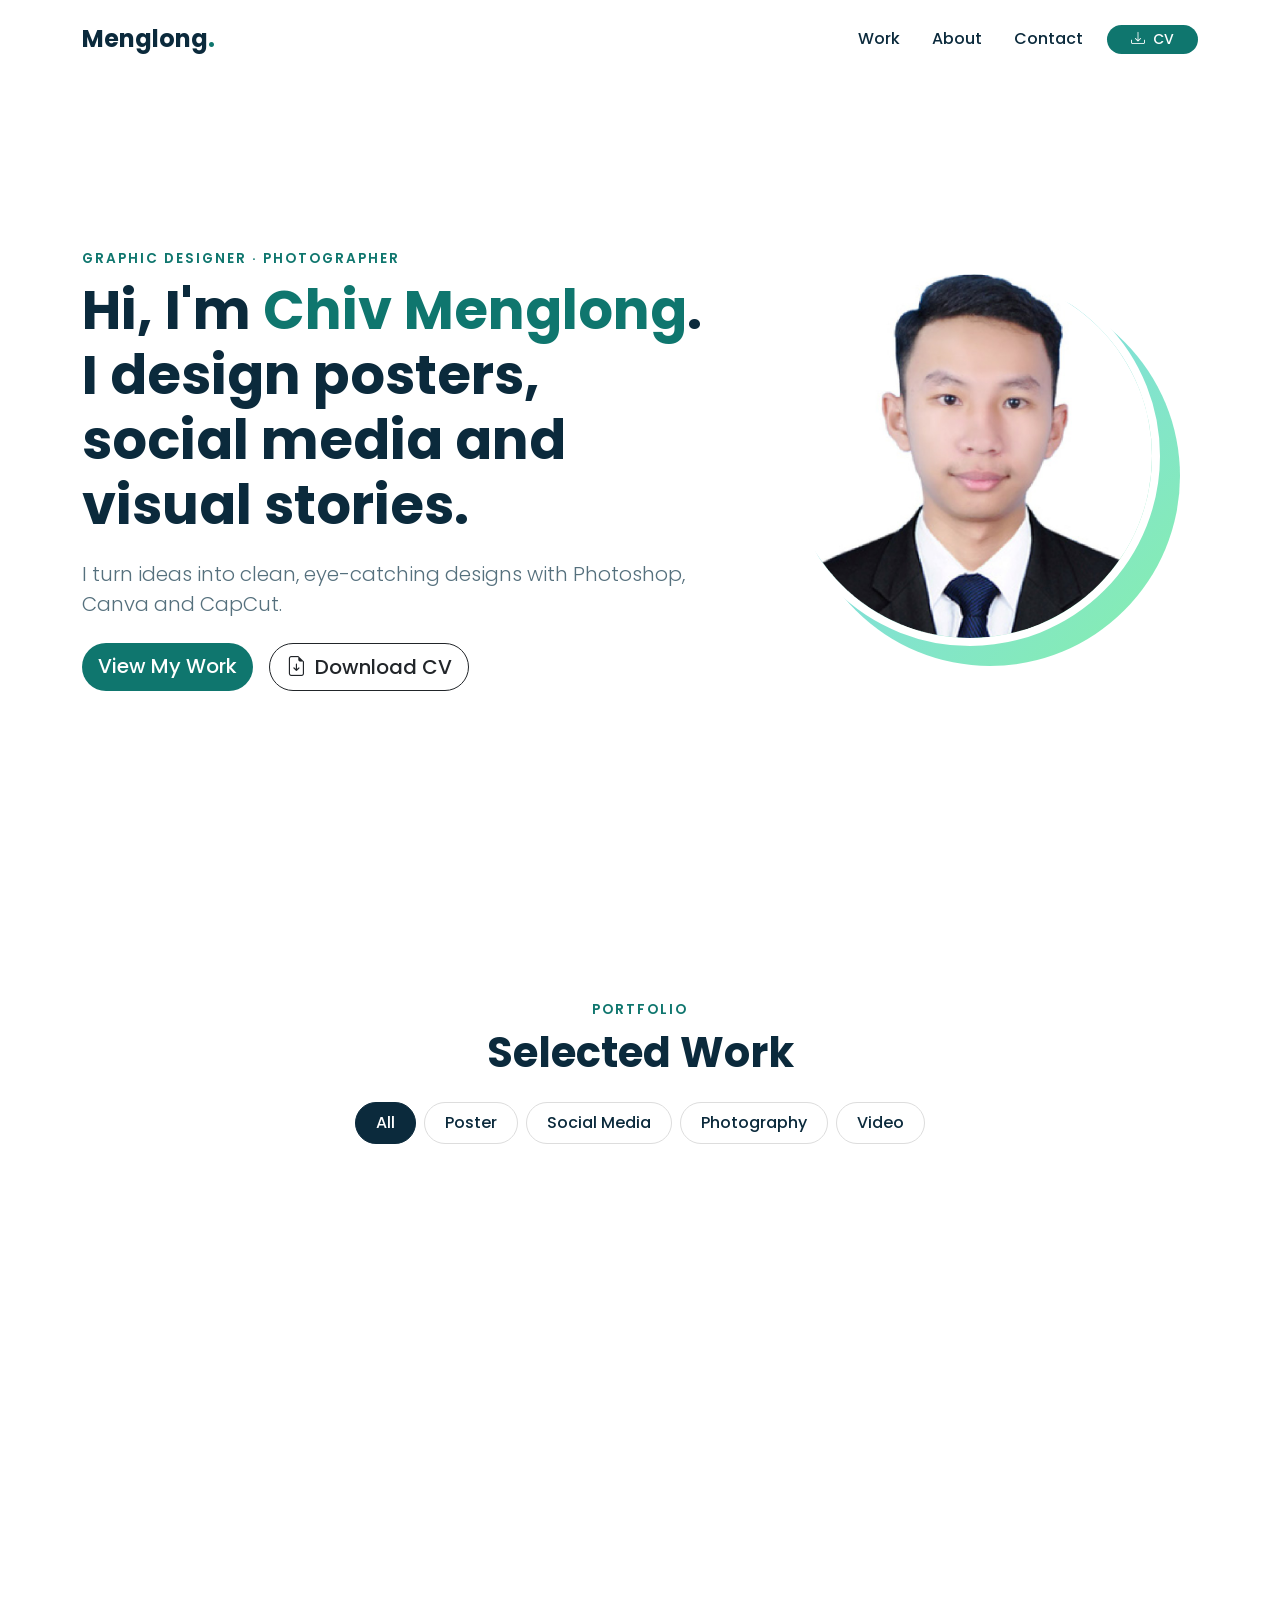
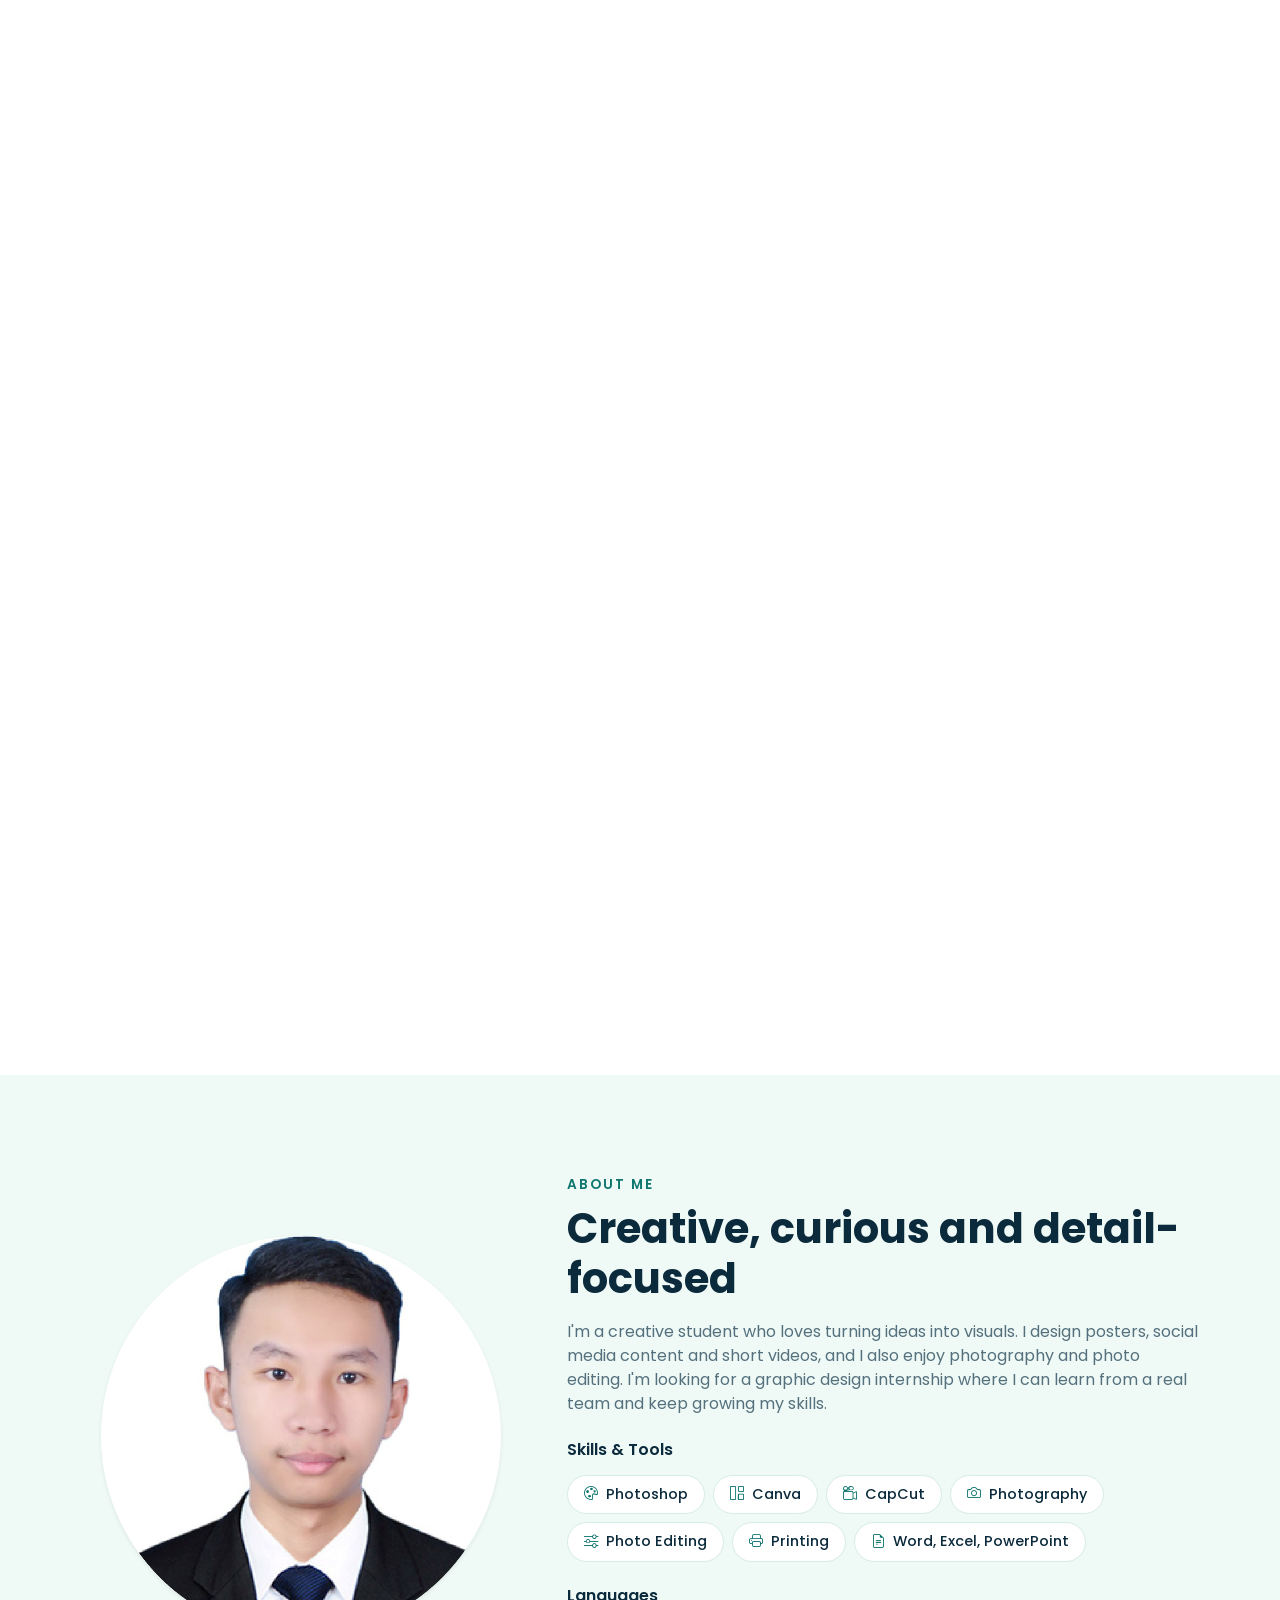
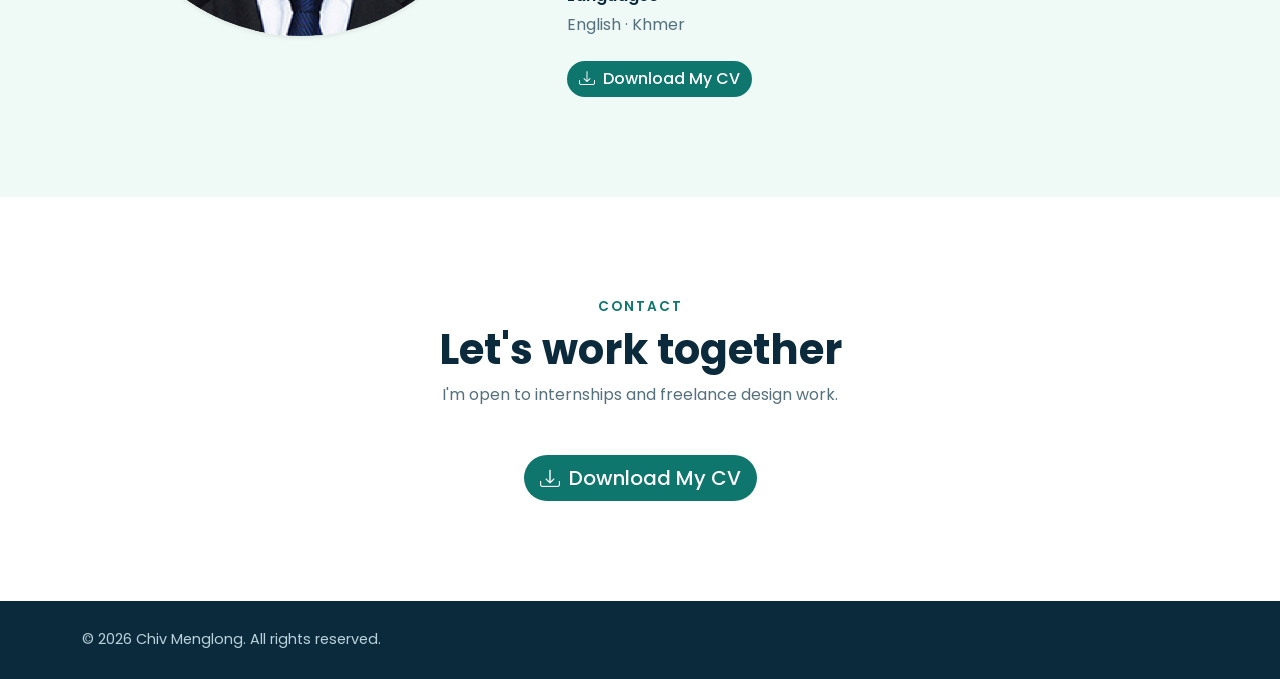
<file: index.html>
<!DOCTYPE html>
<html lang="en">
<head>
  <meta charset="UTF-8">
  <meta name="viewport" content="width=device-width, initial-scale=1.0">
  <title>Chiv Menglong | Graphic Designer</title>
  <meta name="description" content="Portfolio of Chiv Menglong, graphic designer.">

  <!-- Tab icon -->
  <link rel="icon" href="images/favicon.svg" type="image/svg+xml">

  <!-- Link preview when shared on Telegram / Facebook -->
  <meta property="og:type" content="website">
  <meta property="og:title" content="Chiv Menglong | Graphic Designer">
  <meta property="og:description" content="Posters, social media designs, photography and video by Chiv Menglong.">
  <meta property="og:image" content="images/profile.jpg">

  <!-- Google Font: Poppins -->
  <link rel="preconnect" href="https://fonts.googleapis.com">
  <link rel="preconnect" href="https://fonts.gstatic.com" crossorigin>
  <link rel="stylesheet"
        href="https://fonts.googleapis.com/css2?family=Poppins:wght@300;400;500;600;700&display=swap">

  <!-- Bootstrap 5 CSS + Bootstrap Icons -->
  <link rel="stylesheet"
        href="https://cdn.jsdelivr.net/npm/bootstrap@5.3.8/dist/css/bootstrap.min.css">
  <link rel="stylesheet"
        href="https://cdn.jsdelivr.net/npm/bootstrap-icons@1.13.2/font/bootstrap-icons.min.css">

  <!-- Your own styles (always load after Bootstrap) -->
  <link rel="stylesheet" href="css/style.css">
</head>
<body>

  <!-- ==================== NAVBAR ==================== -->
  <nav class="navbar navbar-expand-lg fixed-top" id="mainNav">
    <div class="container">
      <a class="navbar-brand" href="#home">Menglong<span class="text-accent">.</span></a>

      <button class="navbar-toggler border-0" type="button" data-bs-toggle="collapse"
              data-bs-target="#navMenu" aria-controls="navMenu"
              aria-expanded="false" aria-label="Toggle navigation">
        <span class="navbar-toggler-icon"></span>
      </button>

      <div class="collapse navbar-collapse" id="navMenu">
        <ul class="navbar-nav ms-auto align-items-lg-center gap-lg-3">
          <li class="nav-item"><a class="nav-link" href="#work">Work</a></li>
          <li class="nav-item"><a class="nav-link" href="#about">About</a></li>
          <li class="nav-item"><a class="nav-link" href="#contact">Contact</a></li>
          <li class="nav-item mt-2 mt-lg-0">
            <a class="btn btn-accent btn-sm px-4" href="files/Chiv-Menglong-CV-Design.pdf" download="Chiv-Menglong-CV.pdf">
              <i class="bi bi-download me-1"></i> CV
            </a>
          </li>
        </ul>
      </div>
    </div>
  </nav>

  <!-- ==================== HERO ==================== -->
  <header id="home" class="hero">
    <div class="container">
      <div class="row align-items-center g-4 g-lg-5">
        <div class="col-lg-7 reveal">
          <p class="eyebrow">Graphic Designer &middot; Photographer</p>
          <h1 class="hero-title">
            Hi, I'm <span class="text-accent">Chiv Menglong</span>.
            I design posters, social media and visual stories.
          </h1>
          <p class="lead text-muted-2 mb-4">
            I turn ideas into clean, eye-catching designs with Photoshop, Canva and CapCut.
          </p>
          <div class="hero-buttons d-flex flex-wrap gap-3">
            <a href="#work" class="btn btn-accent btn-lg">View My Work</a>
            <a href="files/Chiv-Menglong-CV-Design.pdf" class="btn btn-outline-dark btn-lg" download="Chiv-Menglong-CV.pdf">
              <i class="bi bi-file-earmark-arrow-down me-1"></i> Download CV
            </a>
          </div>
        </div>

        <div class="col-lg-5 text-center reveal">
          <div class="hero-photo">
            <img src="images/profile.jpg" alt="Photo of Chiv Menglong">
          </div>
        </div>
      </div>
    </div>
  </header>

  <!-- ==================== WORK / GALLERY ==================== -->
  <section id="work" class="section">
    <div class="container">
      <div class="text-center mb-4 reveal">
        <p class="eyebrow">Portfolio</p>
        <h2 class="section-title">Selected Work</h2>
      </div>

      <!-- Filter buttons: data-filter must match a project's category in script.js -->
      <div class="d-flex flex-wrap justify-content-center gap-2 mb-5">
        <button class="filter-btn active" data-filter="all">All</button>
        <button class="filter-btn" data-filter="poster">Poster</button>
        <button class="filter-btn" data-filter="social">Social Media</button>
        <button class="filter-btn" data-filter="photo">Photography</button>
        <button class="filter-btn" data-filter="video">Video</button>
      </div>

      <!-- The project cards are created by js/script.js -->
      <div class="row g-4" id="gallery"></div>
    </div>
  </section>

  <!-- ==================== ABOUT ==================== -->
  <section id="about" class="section bg-soft">
    <div class="container">
      <div class="row align-items-center g-4 g-lg-5">
        <div class="col-lg-5 reveal">
          <img src="images/about.jpg" alt="Chiv Menglong at work"
               class="img-fluid rounded-circle shadow-sm d-block mx-auto" style="max-width: 400px;">
        </div>

        <div class="col-lg-7 reveal">
          <p class="eyebrow">About Me</p>
          <h2 class="section-title mb-3">Creative, curious and detail-focused</h2>
          <p class="text-muted-2">
            I'm a creative student who loves turning ideas into visuals. I design posters,
            social media content and short videos, and I also enjoy photography and photo
            editing. I'm looking for a graphic design internship where I can learn from a
            real team and keep growing my skills.
          </p>

          <h3 class="h6 fw-semibold mt-4 mb-3">Skills &amp; Tools</h3>
          <div class="d-flex flex-wrap gap-2 mb-4">
            <span class="skill"><i class="bi bi-palette"></i> Photoshop</span>
            <span class="skill"><i class="bi bi-grid-1x2"></i> Canva</span>
            <span class="skill"><i class="bi bi-camera-reels"></i> CapCut</span>
            <span class="skill"><i class="bi bi-camera"></i> Photography</span>
            <span class="skill"><i class="bi bi-sliders"></i> Photo Editing</span>
            <span class="skill"><i class="bi bi-printer"></i> Printing</span>
            <span class="skill"><i class="bi bi-file-earmark-text"></i> Word, Excel, PowerPoint</span>
          </div>

          <h3 class="h6 fw-semibold mb-2">Languages</h3>
          <p class="text-muted-2 mb-4">English &middot; Khmer</p>

          <a href="files/Chiv-Menglong-CV-Design.pdf" class="btn btn-accent" download="Chiv-Menglong-CV.pdf">
            <i class="bi bi-download me-1"></i> Download My CV
          </a>
        </div>
      </div>
    </div>
  </section>

  <!-- ==================== CONTACT ==================== -->
  <section id="contact" class="section">
    <div class="container">
      <div class="text-center mb-5 reveal">
        <p class="eyebrow">Contact</p>
        <h2 class="section-title">Let's work together</h2>
        <p class="text-muted-2">I'm open to internships and freelance design work.</p>
      </div>

      <!-- Contact cards (Email, Telegram, Facebook) can be added back here
           once you have your real links. -->
      <div class="text-center reveal">
        <a href="files/Chiv-Menglong-CV-Design.pdf" class="btn btn-accent btn-lg" download="Chiv-Menglong-CV.pdf">
          <i class="bi bi-download me-1"></i> Download My CV
        </a>
      </div>
    </div>
  </section>

  <!-- ==================== FOOTER ==================== -->
  <footer class="footer">
    <div class="container d-flex flex-column flex-md-row justify-content-between
                align-items-center gap-3">
      <p class="mb-0">&copy; <span id="year"></span> Chiv Menglong. All rights reserved.</p>
      <!-- Social icons (Facebook, Instagram, Behance, Telegram) can be added back here. -->
    </div>
  </footer>

  <!-- ==================== PROJECT POPUP (Bootstrap modal) ==================== -->
  <div class="modal fade" id="projectModal" tabindex="-1"
       aria-labelledby="modalTitle" aria-hidden="true">
    <div class="modal-dialog modal-dialog-centered modal-lg">
      <div class="modal-content border-0 rounded-4 overflow-hidden">
        <button type="button" class="btn-close modal-close"
                data-bs-dismiss="modal" aria-label="Close"></button>
        <div class="modal-media" id="modalMedia"></div>
        <div class="modal-body p-4">
          <span class="badge-cat" id="modalCategory"></span>
          <h3 class="h4 mt-2 mb-2" id="modalTitle"></h3>
          <p class="text-muted-2 mb-2" id="modalDesc"></p>
          <p class="small mb-0"><strong>Tools:</strong> <span id="modalTools"></span></p>
        </div>
      </div>
    </div>
  </div>

  <!-- Back to top button -->
  <a href="#home" class="back-to-top" id="backToTop" aria-label="Back to top">
    <i class="bi bi-arrow-up"></i>
  </a>

  <!-- Bootstrap JS (needed for the mobile menu and the popup) -->
  <script src="https://cdn.jsdelivr.net/npm/bootstrap@5.3.8/dist/js/bootstrap.bundle.min.js"></script>
  <!-- Your own JavaScript -->
  <script src="js/script.js"></script>
</body>
</html>
</file>
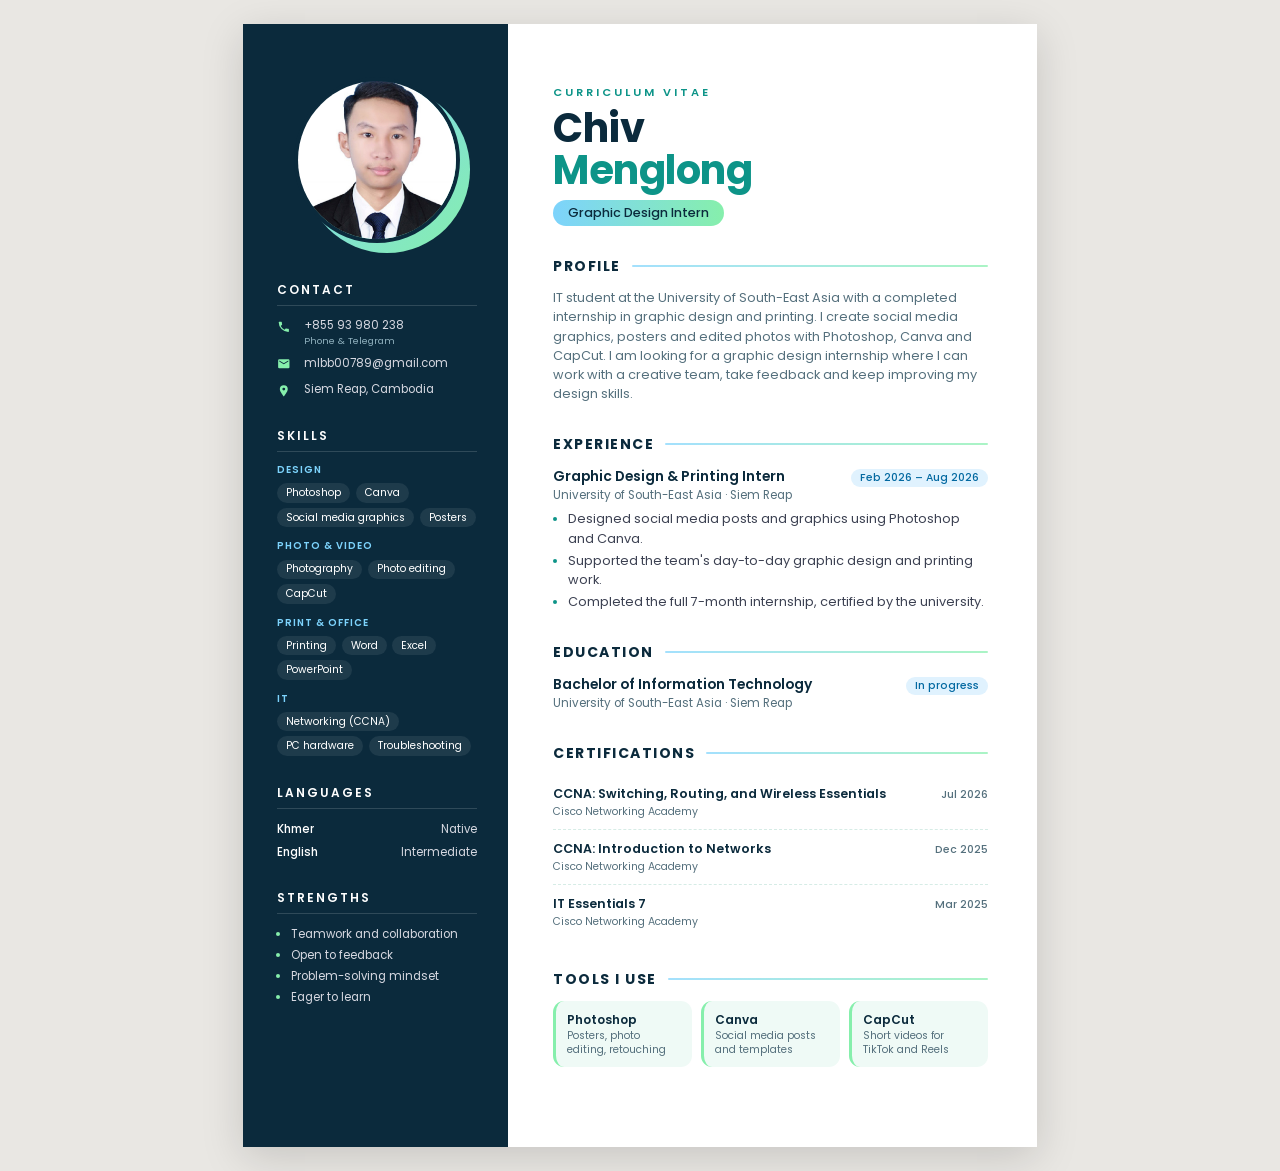
<file: cv/cv.html>
<!DOCTYPE html>
<html lang="en">
<head>
<meta charset="UTF-8">
<title>Chiv Menglong – CV</title>
<link rel="preconnect" href="https://fonts.googleapis.com">
<link rel="preconnect" href="https://fonts.gstatic.com" crossorigin>
<link rel="stylesheet" href="https://fonts.googleapis.com/css2?family=Poppins:wght@300;400;500;600;700&display=swap">
<style>
  /* Light blue + green palette */
  :root {
    --blue: #7dd3fc;          /* light blue */
    --green: #86efac;         /* light green */
    --grad: linear-gradient(90deg, #7dd3fc, #86efac);
    --accent: #0d9488;        /* teal-green for text on white */
    --accent-2: #0369a1;      /* deep blue for small text */
    --ink: #0b2a3c;           /* dark blue-teal: sidebar and headings */
    --muted: #55707d;
    --soft: #effaf6;          /* very light mint */
    --line: #d6ece6;
  }
  @page { size: A4; margin: 0; }
  * { box-sizing: border-box; margin: 0; padding: 0; }
  html, body { background: #fff; }
  body {
    font-family: "Poppins", "Segoe UI", Arial, sans-serif;
    color: var(--ink);
    font-size: 9.6pt;
    line-height: 1.5;
    -webkit-print-color-adjust: exact;
    print-color-adjust: exact;
  }
  .page {
    width: 210mm;
    height: 297mm;
    display: grid;
    grid-template-columns: 70mm 1fr;
    overflow: hidden;
    background: #fff;
  }

  /* ---------- Sidebar ---------- */
  .side {
    background: var(--ink);
    color: #d5d7e0;
    padding: 14mm 8mm 12mm 9mm;
  }
  .photo {
    position: relative;
    width: 44mm;
    height: 44mm;
    margin: 0 auto 10mm;
  }
  .photo::before {                 /* coral ring offset, like the website hero */
    content: "";
    position: absolute;
    inset: 2.5mm -2.5mm -2.5mm 2.5mm;
    border-radius: 50%;
    background: linear-gradient(135deg, var(--blue), var(--green));
  }
  .photo img {
    position: relative;
    width: 100%;
    height: 100%;
    border-radius: 50%;
    object-fit: cover;
    border: 1.2mm solid var(--ink);
  }
  .side h2 {
    font-size: 9pt;
    font-weight: 600;
    letter-spacing: 2px;
    text-transform: uppercase;
    color: #fff;
    margin: 0 0 3mm;
    padding-bottom: 1.6mm;
    border-bottom: 1px solid rgba(255,255,255,.15);
  }
  .side section + section { margin-top: 7.5mm; }
  .contact li {
    list-style: none;
    display: grid;
    grid-template-columns: 5mm 1fr;
    gap: 2mm;
    align-items: start;
    margin-bottom: 2.4mm;
    font-size: 8.6pt;
    word-break: break-word;
  }
  .contact svg { width: 3.6mm; height: 3.6mm; margin-top: .6mm; fill: var(--green); }
  .contact small { display: block; color: #8fb0bd; font-size: 7.2pt; line-height: 1.2; }
  .skill-group { margin-bottom: 3.2mm; }
  .skill-group h3 {
    font-size: 7.4pt;
    font-weight: 600;
    color: var(--blue);
    text-transform: uppercase;
    letter-spacing: 1px;
    margin-bottom: 1.4mm;
  }
  .tags { display: flex; flex-wrap: wrap; gap: 1.4mm; }
  .tags span {
    font-size: 7.8pt;
    padding: .5mm 2.4mm;
    border-radius: 50px;
    background: rgba(255,255,255,.08);
    color: #fff;
  }
  .lang { list-style: none; }
  .lang li { display: flex; justify-content: space-between; margin-bottom: 1.6mm; font-size: 8.6pt; }
  .lang b { color: #fff; font-weight: 500; }
  .strengths { padding-left: 3.6mm; font-size: 8.6pt; }
  .strengths li { margin-bottom: 1mm; }
  .strengths li::marker { color: var(--green); }

  /* ---------- Main ---------- */
  .main { padding: 16mm 13mm 12mm 12mm; }
  .eyebrow {
    color: var(--accent);
    font-weight: 600;
    font-size: 8.4pt;
    letter-spacing: 3px;
    text-transform: uppercase;
  }
  .name {
    font-size: 30pt;
    font-weight: 700;
    line-height: 1.05;
    margin: 1.5mm 0 2.5mm;
    letter-spacing: -.5px;
  }
  .name span { color: var(--accent); }
  .role {
    display: inline-block;
    font-size: 9.6pt;
    font-weight: 500;
    color: var(--ink);
    background: var(--grad);
    padding: .8mm 4mm;
    border-radius: 50px;
  }
  .main section { margin-top: 8mm; }
  .main h2 {
    display: flex;
    align-items: center;
    gap: 3mm;
    font-size: 10.5pt;
    font-weight: 700;
    letter-spacing: 1.5px;
    text-transform: uppercase;
    margin-bottom: 3mm;
  }
  .main h2::after { content: ""; flex: 1; height: 2px; border-radius: 2px; background: var(--grad); opacity: .7; }
  .profile { color: var(--muted); }
  .item + .item { margin-top: 4.5mm; }
  .item-head { display: flex; justify-content: space-between; align-items: baseline; gap: 4mm; }
  .item h3 { font-size: 10.4pt; font-weight: 600; }
  .date {
    flex-shrink: 0;
    font-size: 8pt;
    font-weight: 500;
    color: var(--accent-2);
    background: #e0f2fe;
    padding: .2mm 2.4mm;
    border-radius: 50px;
  }
  .org { color: var(--muted); font-size: 8.8pt; margin-bottom: 1.4mm; }
  .item ul { padding-left: 4mm; color: #3c4152; }
  .item li { margin-bottom: .8mm; }
  .item li::marker { color: var(--accent); }

  .certs { list-style: none; }
  .certs li {
    display: grid;
    grid-template-columns: 1fr auto;
    gap: 4mm;
    align-items: baseline;
    padding: 2.4mm 0;
    border-bottom: 1px dashed var(--line);
  }
  .certs li:last-child { border-bottom: none; }
  .certs b { font-weight: 600; font-size: 9.4pt; }
  .certs small { display: block; color: var(--muted); font-size: 8pt; }
  .certs .date { background: none; padding: 0; color: var(--muted); }

  .tools { display: grid; grid-template-columns: repeat(3, 1fr); gap: 2.4mm; }
  .tool {
    background: var(--soft);
    border-left: 1mm solid var(--green);
    border-radius: 3mm;
    padding: 2.6mm 3mm;
  }
  .tool b { display: block; font-size: 9pt; font-weight: 600; }
  .tool span { font-size: 7.8pt; color: var(--muted); line-height: 1.35; display: block; }

  @media screen {
    body { background: #e9e7e3; padding: 24px 0; }
    .page { margin: 0 auto; box-shadow: 0 10px 40px rgba(0,0,0,.15); }
  }
</style>
</head>
<body>
<div class="page">

  <!-- ==================== SIDEBAR ==================== -->
  <aside class="side">
    <div class="photo"><img src="photo.jpg" alt="Chiv Menglong"></div>

    <section>
      <h2>Contact</h2>
      <ul class="contact">
        <li>
          <svg viewBox="0 0 24 24"><path d="M6.6 10.8a15.1 15.1 0 0 0 6.6 6.6l2.2-2.2c.3-.3.7-.4 1-.2 1.1.4 2.3.6 3.6.6.6 0 1 .4 1 1V20c0 .6-.4 1-1 1A17 17 0 0 1 3 4c0-.6.4-1 1-1h3.5c.6 0 1 .4 1 1 0 1.3.2 2.5.6 3.6.1.3 0 .7-.2 1z"/></svg>
          <span>+855 93 980 238<small>Phone &amp; Telegram</small></span>
        </li>
        <li>
          <svg viewBox="0 0 24 24"><path d="M20 4H4a2 2 0 0 0-2 2v12a2 2 0 0 0 2 2h16a2 2 0 0 0 2-2V6a2 2 0 0 0-2-2zm0 4-8 5-8-5V6l8 5 8-5z"/></svg>
          <span>mlbb00789@gmail.com</span>
        </li>
        <li>
          <svg viewBox="0 0 24 24"><path d="M12 2a7 7 0 0 0-7 7c0 5.2 7 13 7 13s7-7.8 7-13a7 7 0 0 0-7-7zm0 9.5A2.5 2.5 0 1 1 12 6.5a2.5 2.5 0 0 1 0 5z"/></svg>
          <span>Siem Reap, Cambodia</span>
        </li>
      </ul>
    </section>

    <section>
      <h2>Skills</h2>
      <div class="skill-group">
        <h3>Design</h3>
        <div class="tags"><span>Photoshop</span><span>Canva</span><span>Social media graphics</span><span>Posters</span></div>
      </div>
      <div class="skill-group">
        <h3>Photo &amp; Video</h3>
        <div class="tags"><span>Photography</span><span>Photo editing</span><span>CapCut</span></div>
      </div>
      <div class="skill-group">
        <h3>Print &amp; Office</h3>
        <div class="tags"><span>Printing</span><span>Word</span><span>Excel</span><span>PowerPoint</span></div>
      </div>
      <div class="skill-group">
        <h3>IT</h3>
        <div class="tags"><span>Networking (CCNA)</span><span>PC hardware</span><span>Troubleshooting</span></div>
      </div>
    </section>

    <section>
      <h2>Languages</h2>
      <ul class="lang">
        <li><b>Khmer</b><span>Native</span></li>
        <li><b>English</b><span>Intermediate</span></li>
      </ul>
    </section>

    <section>
      <h2>Strengths</h2>
      <ul class="strengths">
        <li>Teamwork and collaboration</li>
        <li>Open to feedback</li>
        <li>Problem-solving mindset</li>
        <li>Eager to learn</li>
      </ul>
    </section>
  </aside>

  <!-- ==================== MAIN ==================== -->
  <main class="main">
    <p class="eyebrow">Curriculum Vitae</p>
    <h1 class="name">Chiv<br><span>Menglong</span></h1>
    <span class="role">Graphic Design Intern</span>

    <section>
      <h2>Profile</h2>
      <p class="profile">
        IT student at the University of South-East Asia with a completed internship in
        graphic design and printing. I create social media graphics, posters and edited
        photos with Photoshop, Canva and CapCut. I am looking for a graphic design
        internship where I can work with a creative team, take feedback and keep
        improving my design skills.
      </p>
    </section>

    <section>
      <h2>Experience</h2>
      <div class="item">
        <div class="item-head">
          <h3>Graphic Design &amp; Printing Intern</h3>
          <span class="date">Feb 2026 – Aug 2026</span>
        </div>
        <p class="org">University of South-East Asia · Siem Reap</p>
        <ul>
          <li>Designed social media posts and graphics using Photoshop and Canva.</li>
          <li>Supported the team's day-to-day graphic design and printing work.</li>
          <li>Completed the full 7-month internship, certified by the university.</li>
        </ul>
      </div>
    </section>

    <section>
      <h2>Education</h2>
      <div class="item">
        <div class="item-head">
          <h3>Bachelor of Information Technology</h3>
          <span class="date">In progress</span>
        </div>
        <p class="org">University of South-East Asia · Siem Reap</p>
      </div>
    </section>

    <section>
      <h2>Certifications</h2>
      <ul class="certs">
        <li>
          <span><b>CCNA: Switching, Routing, and Wireless Essentials</b><small>Cisco Networking Academy</small></span>
          <span class="date">Jul 2026</span>
        </li>
        <li>
          <span><b>CCNA: Introduction to Networks</b><small>Cisco Networking Academy</small></span>
          <span class="date">Dec 2025</span>
        </li>
        <li>
          <span><b>IT Essentials 7</b><small>Cisco Networking Academy</small></span>
          <span class="date">Mar 2025</span>
        </li>
      </ul>
    </section>

    <section>
      <h2>Tools I Use</h2>
      <div class="tools">
        <div class="tool"><b>Photoshop</b><span>Posters, photo editing, retouching</span></div>
        <div class="tool"><b>Canva</b><span>Social media posts and templates</span></div>
        <div class="tool"><b>CapCut</b><span>Short videos for TikTok and Reels</span></div>
      </div>
    </section>
  </main>

</div>
</body>
</html>
</file>
<file: css/style.css>
/* ==========================================================
   Portfolio – Chiv Menglong
   Custom styles. Bootstrap does the grid and components;
   this file adds your own colors, spacing and effects.
   ========================================================== */

/* ---------- 1. COLORS & SETTINGS (change these to match your CV) ---------- */
:root {
  --accent: #0f766e;        /* main color: buttons, links, highlights (teal-green, same as CV) */
  --accent-dark: #115e59;   /* button hover color */
  --blue: #7dd3fc;          /* light blue from the CV */
  --green: #86efac;         /* light green from the CV */
  --grad: linear-gradient(135deg, #7dd3fc, #86efac);
  --ink: #0b2a3c;           /* text and dark backgrounds (dark blue-teal) */
  --muted: #55707d;         /* grey text */
  --soft: #effaf6;          /* light mint section background */
  --radius: 18px;           /* roundness of cards and photos */
}

/* ---------- 2. BASE ---------- */
html {
  scroll-behavior: smooth;
  scroll-padding-top: 80px;  /* so the fixed navbar doesn't cover headings */
}

body {
  font-family: "Poppins", sans-serif;
  color: var(--ink);
  background: #fff;
}

h1, h2, h3 { font-weight: 700; }
a { text-decoration: none; }

.text-accent  { color: var(--accent); }
.text-muted-2 { color: var(--muted); }
.bg-soft      { background: var(--soft); }

.section { padding: 100px 0; }

.eyebrow {
  color: var(--accent);
  font-weight: 600;
  font-size: 0.85rem;
  letter-spacing: 2px;
  text-transform: uppercase;
  margin-bottom: 0.5rem;
}

.section-title { font-size: clamp(1.8rem, 4vw, 2.6rem); }

/* ---------- 3. BUTTONS ---------- */
.btn {
  border-radius: 50px;
  font-weight: 500;
}

.btn-accent {
  background: var(--accent);
  color: #fff;
  border: none;
}

.btn-accent:hover,
.btn-accent:focus {
  background: var(--accent-dark);
  color: #fff;
}

/* ---------- 4. NAVBAR ---------- */
#mainNav {
  background: rgba(255, 255, 255, 0.92);
  backdrop-filter: blur(10px);
  padding: 16px 0;
  transition: padding 0.3s, box-shadow 0.3s;
}

#mainNav.scrolled {
  padding: 10px 0;
  box-shadow: 0 2px 20px rgba(0, 0, 0, 0.06);
}

.navbar-brand {
  font-weight: 700;
  font-size: 1.5rem;
  color: var(--ink);
}

.nav-link {
  color: var(--ink);
  font-weight: 500;
}

.nav-link:hover { color: var(--accent); }

.navbar-toggler:focus { box-shadow: none; }
.navbar-toggler:focus-visible { box-shadow: 0 0 0 3px rgba(15, 118, 110, 0.4); }

/* ---------- 5. HERO ---------- */
.hero {
  min-height: 100vh;
  display: flex;
  align-items: center;
  padding: 120px 0 80px;
}

.hero-title {
  font-size: clamp(2.1rem, 5vw, 3.4rem);
  line-height: 1.2;
  margin-bottom: 1.25rem;
}

.hero-photo {
  position: relative;
  display: inline-block;
  isolation: isolate;          /* keeps the coral square behind the photo */
  margin: 0 20px 20px 0;
}

.hero-photo::before {          /* blue-green square behind the photo */
  content: "";
  position: absolute;
  inset: 20px -20px -20px 20px;
  background: var(--grad);
  border-radius: 50%;          /* circle, same as the CV */
  z-index: -1;
}

.hero-photo img {
  display: block;
  width: 100%;
  max-width: 380px;
  aspect-ratio: 1;
  object-fit: cover;
  border-radius: 50%;
  border: 8px solid #fff;
}

/* ---------- 6. FILTER BUTTONS ---------- */
.filter-btn {
  border: 1px solid #ddd;
  background: #fff;
  color: var(--ink);
  padding: 8px 20px;
  border-radius: 50px;
  font-weight: 500;
  transition: all 0.25s;
}

.filter-btn:hover,
.filter-btn.active {
  background: var(--ink);
  border-color: var(--ink);
  color: #fff;
}

/* ---------- 7. GALLERY CARDS ---------- */
.work-item { animation: fadeUp 0.5s ease both; }

.work-card {
  position: relative;
  display: block;
  width: 100%;
  padding: 0;
  border: none;
  border-radius: var(--radius);
  overflow: hidden;
  aspect-ratio: 4 / 5;
  background: var(--soft);
  cursor: pointer;
}

.work-card img {
  width: 100%;
  height: 100%;
  object-fit: cover;
  transition: transform 0.5s;
}

.work-card:hover img { transform: scale(1.06); }

.work-overlay {
  position: absolute;
  inset: auto 0 0 0;
  padding: 24px;
  text-align: left;
  background: linear-gradient(transparent, rgba(11, 42, 60, 0.88));
  opacity: 0;
  transform: translateY(20px);
  transition: all 0.35s;
}

.work-card:hover .work-overlay,
.work-card:focus-visible .work-overlay {
  opacity: 1;
  transform: none;
}

.work-cat {
  font-size: 0.75rem;
  letter-spacing: 1.5px;
  text-transform: uppercase;
  color: var(--green);
}

.work-title {
  font-size: 1.15rem;
  margin: 4px 0 0;
  color: #fff;
}

.play-icon {
  position: absolute;
  top: 50%;
  left: 50%;
  translate: -50% -50%;
  width: 64px;
  height: 64px;
  display: grid;
  place-items: center;
  border-radius: 50%;
  background: rgba(255, 255, 255, 0.92);
  color: var(--accent);
  font-size: 2rem;
}

/* ---------- 8. PROJECT POPUP ---------- */
.modal-media img {
  display: block;
  width: 100%;
  max-height: 70vh;
  object-fit: contain;
  background: #111;
}

.modal-close {
  position: absolute;
  top: 14px;
  right: 14px;
  z-index: 5;
  padding: 10px;
  border-radius: 50%;
  background-color: #fff;
  opacity: 1;
}

#modalTitle { font-weight: 600; }

.badge-cat {
  display: inline-block;
  padding: 4px 12px;
  border-radius: 50px;
  background: #e0f2fe;
  color: #0369a1;
  font-size: 0.75rem;
  font-weight: 600;
  text-transform: uppercase;
  letter-spacing: 1px;
}

/* ---------- 9. ABOUT – SKILLS ---------- */
.skill {
  display: inline-flex;
  align-items: center;
  gap: 8px;
  padding: 8px 16px;
  background: #fff;
  border: 1px solid #d6ece6;
  border-radius: 50px;
  font-size: 0.9rem;
  font-weight: 500;
}

.skill i { color: var(--accent); }

/* ---------- 10. CONTACT CARDS ---------- */
.contact-card {
  display: block;
  height: 100%;
  padding: 36px 24px;
  text-align: center;
  color: var(--ink);
  background: var(--soft);
  border-radius: var(--radius);
  transition: transform 0.3s, box-shadow 0.3s;
}

.contact-card:hover {
  color: var(--ink);
  transform: translateY(-6px);
  box-shadow: 0 16px 40px rgba(0, 0, 0, 0.08);
}

.contact-card i {
  font-size: 2rem;
  color: var(--accent);
}

.contact-card h3 {
  font-size: 1.1rem;
  margin: 12px 0 4px;
}

.contact-card span {
  color: var(--muted);
  font-size: 0.9rem;
  word-break: break-word;
}

/* ---------- 11. FOOTER ---------- */
.footer {
  background: var(--ink);
  color: #b9d3dc;
  padding: 28px 0;
  font-size: 0.9rem;
}

.social {
  display: flex;
  gap: 18px;
}

.social a {
  color: #fff;
  font-size: 1.2rem;
}

.social a:hover { color: var(--green); }

/* ---------- 12. BACK TO TOP BUTTON ---------- */
.back-to-top {
  position: fixed;
  right: 24px;
  bottom: 24px;
  width: 46px;
  height: 46px;
  display: grid;
  place-items: center;
  border-radius: 50%;
  background: var(--accent);
  color: #fff;
  font-size: 1.2rem;
  opacity: 0;
  visibility: hidden;
  transition: all 0.3s;
  z-index: 1000;
}

.back-to-top.show {
  opacity: 1;
  visibility: visible;
}

.back-to-top:hover {
  background: var(--accent-dark);
  color: #fff;
}

/* ---------- 13. ANIMATIONS ---------- */
.reveal {
  opacity: 0;
  transform: translateY(30px);
  transition: opacity 0.7s ease, transform 0.7s ease;
}

.reveal.show {
  opacity: 1;
  transform: none;
}

@keyframes fadeUp {
  from { opacity: 0; transform: translateY(20px); }
  to   { opacity: 1; transform: none; }
}

/* ---------- 14. RESPONSIVE (tablets and phones) ---------- */
@media (max-width: 991.98px) {
  .section { padding: 70px 0; }
  .hero { min-height: auto; text-align: center; }
  .hero-buttons { justify-content: center; }
  #mainNav { background: #fff; }   /* solid menu on phones */
  .navbar-collapse { padding: 12px 0; }
}

/* On touch screens there is no hover, so always show the card text */
@media (hover: none) {
  .work-overlay {
    opacity: 1;
    transform: none;
  }
}

/* Respect users who turn off animations */
@media (prefers-reduced-motion: reduce) {
  * {
    animation: none !important;
    transition: none !important;
  }
  .reveal {
    opacity: 1;
    transform: none;
  }
}
</file>
